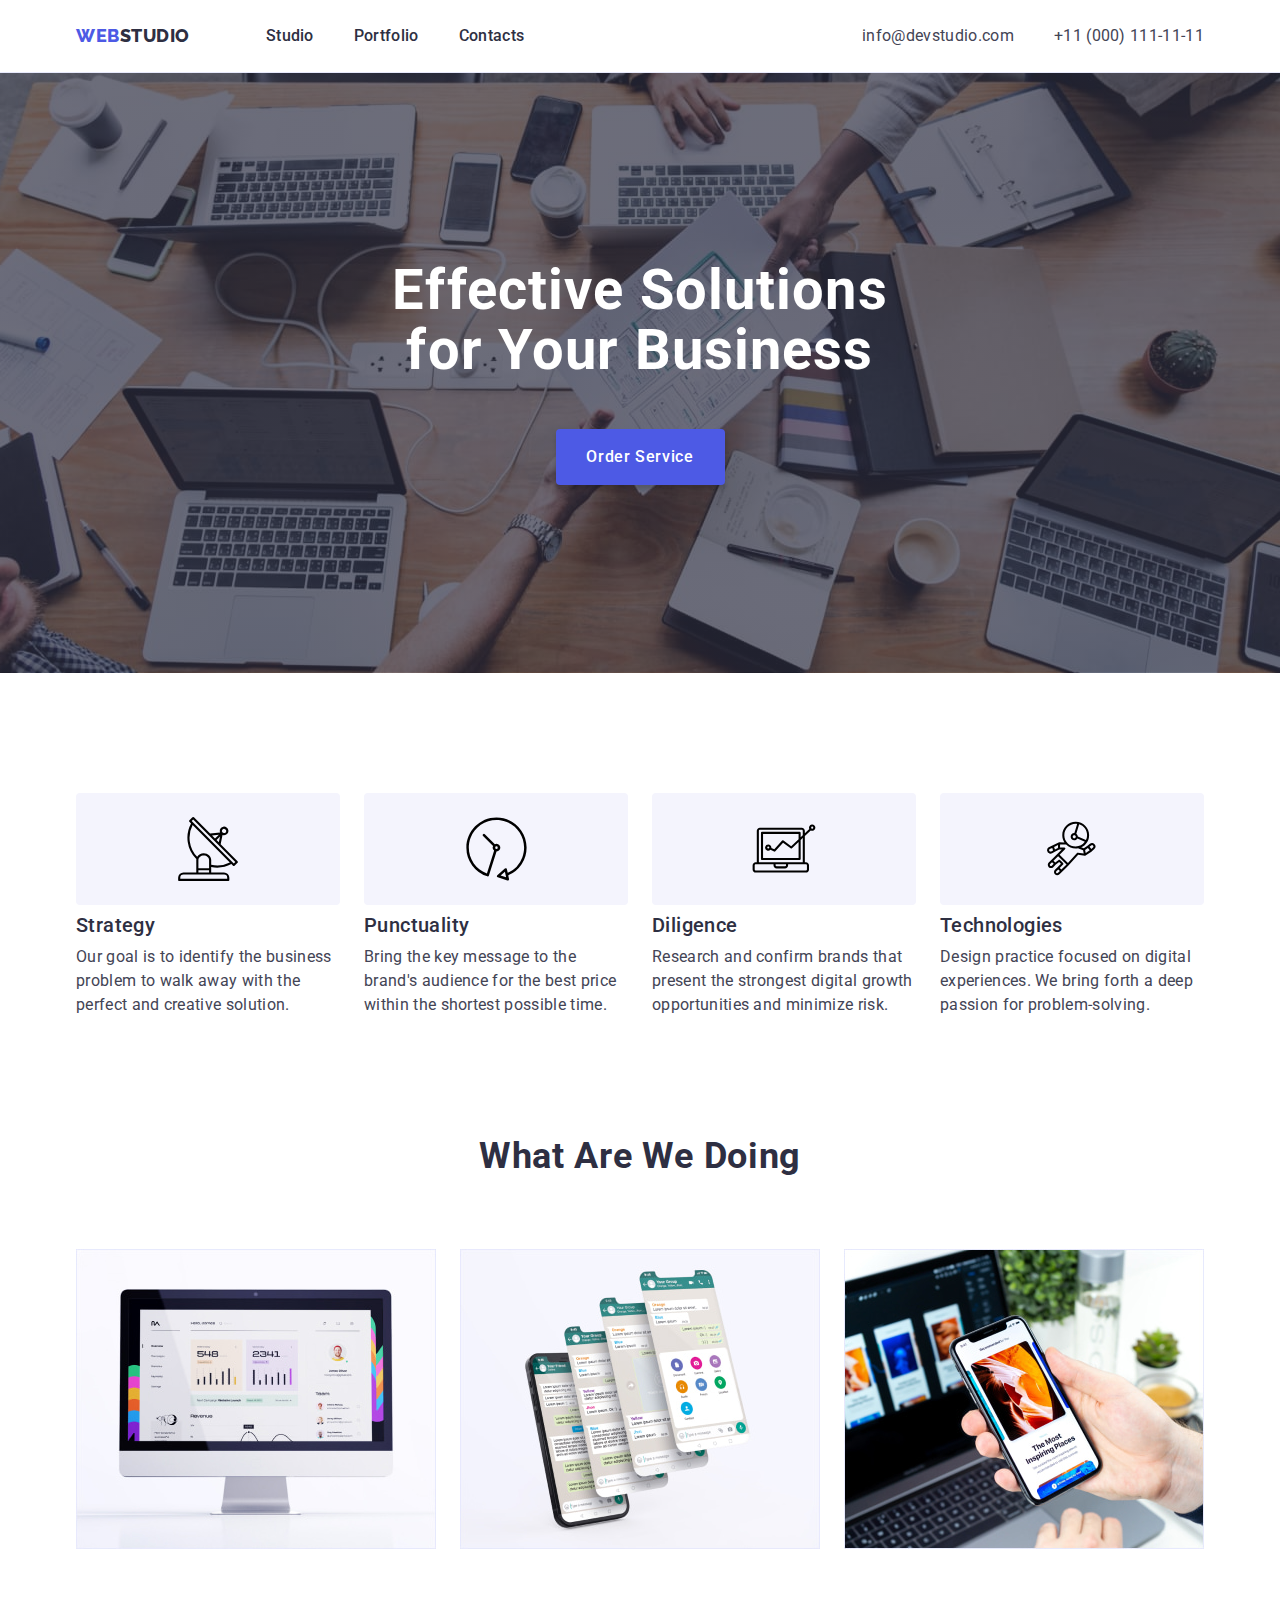
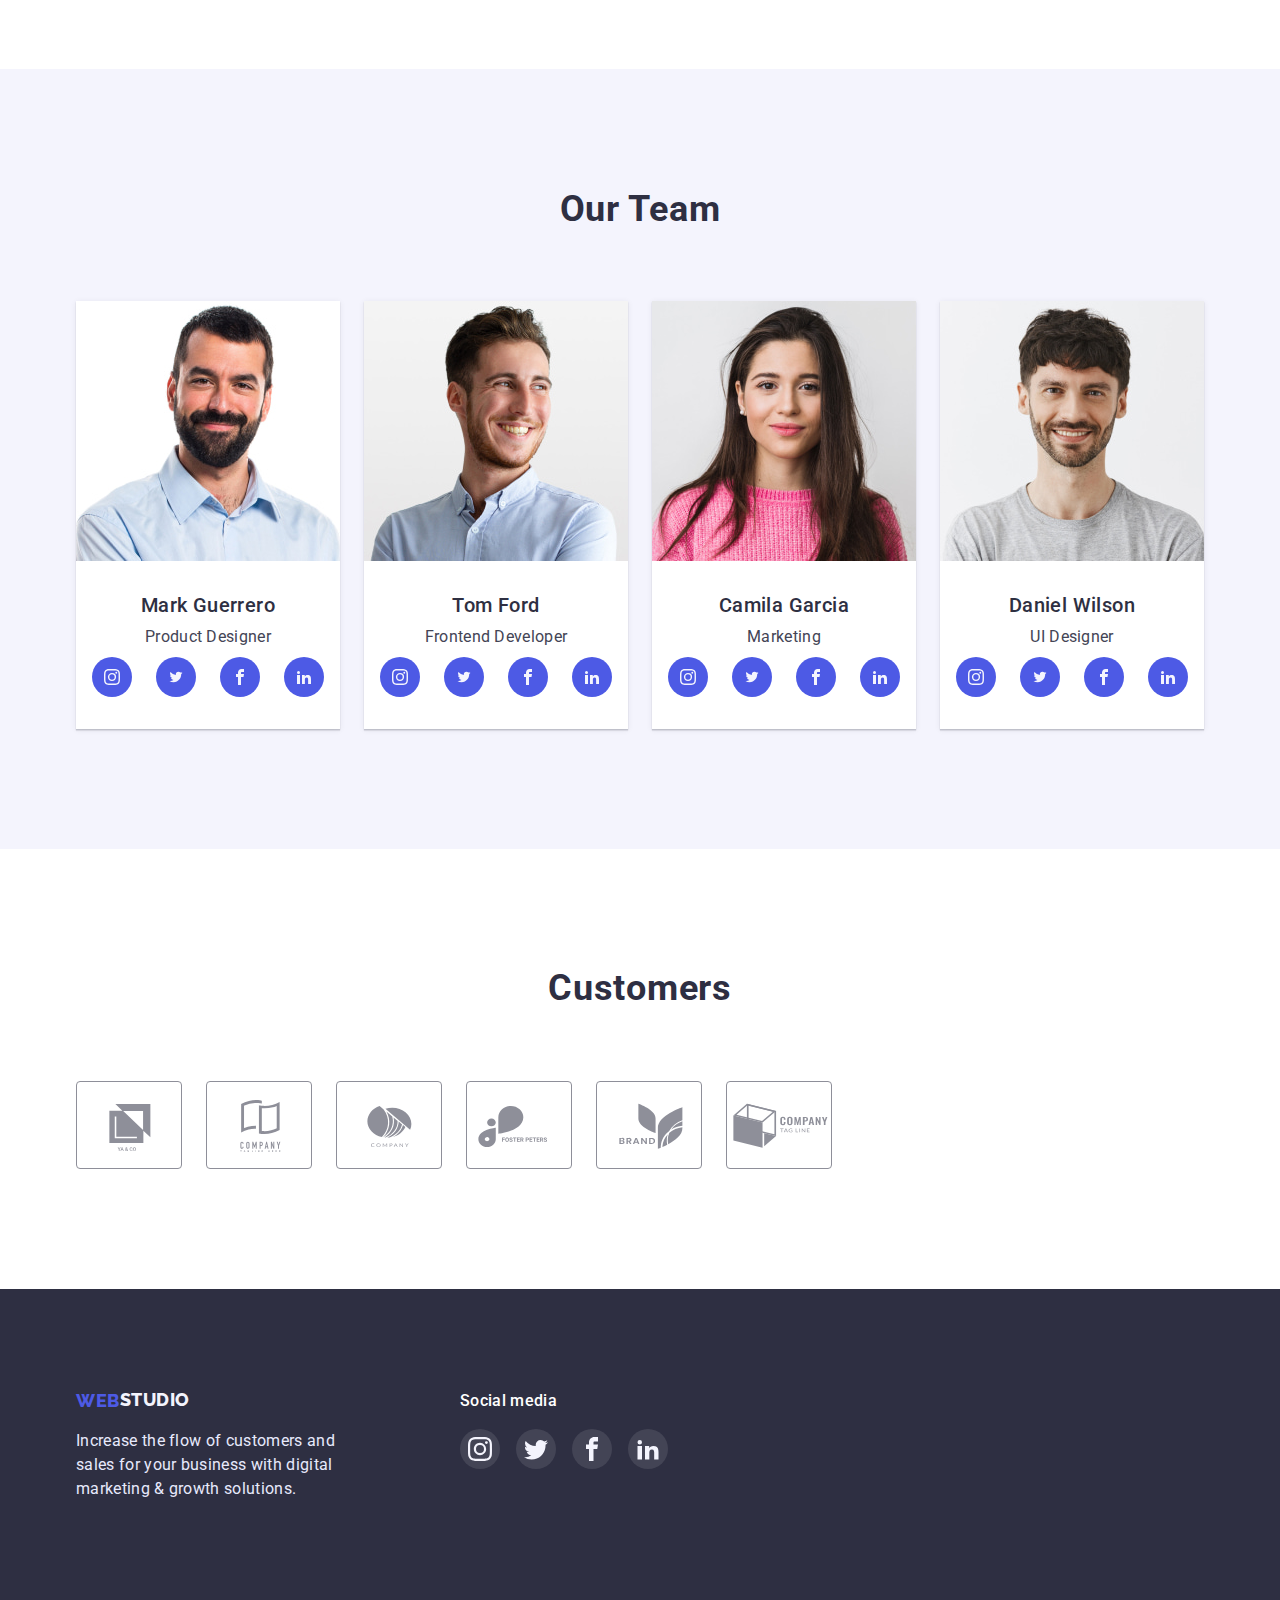
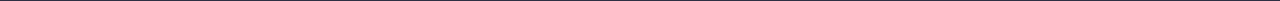
<file: index.html>
<!DOCTYPE html>
<html lang="en">
  <head>
    <meta charset="UTF-8" />
    <meta http-equiv="X-UA-Compatible" content="IE=edge" />
    <meta name="viewport" content="width=device-width, initial-scale=1.0" />
    <title>Document</title>
    <link
      rel="stylesheet"
      href="https://cdnjs.cloudflare.com/ajax/libs/modern-normalize/1.1.0/modern-normalize.min.css"
    />
    <link rel="stylesheet" href="./css/styles.css" />
    <link rel="preconnect" href="https://fonts.googleapis.com" />
    <link rel="preconnect" href="https://fonts.gstatic.com" crossorigin />
    <link
      href="https://fonts.googleapis.com/css2?family=Raleway:wght@800&family=Roboto:wght@400;500;700;900&display=swap"
      rel="stylesheet"
    />
  </head>
  <body>
    <!-- Header -->
    <header class="navigation list">
      <div class="container header-container">
        <nav class="header-navigation">
          <a class="logo-link-dark link" href="./index.html">
            <span class="logotype">Web</span>Studio</a
          >
          <ul class="navigation-list list">
            <li class="navigation-item">
              <a class="navigation-link link" href="./index.html">Studio</a>
            </li>
            <li class="navigation-item">
              <a class="navigation-link link" href="./portfolio.html"
                >Portfolio</a
              >
            </li>
            <li class="navigation-item">
              <a class="navigation-link link" href="">Contacts</a>
            </li>
          </ul>
        </nav>
        <address class="contact">
          <ul class="contact-list list">
            <li class="contact-item">
              <a class="contact-link link" href="mailto:info@devstudio.com"
                >info@devstudio.com</a
              >
            </li>
            <li class="contact-item">
              <a class="contact-link link" href="tel:+110001111111"
                >+11 (000) 111-11-11</a
              >
            </li>
          </ul>
        </address>
      </div>
    </header>
    <!-- Main -->
    <main>
      <section class="hero-studio">
        <div class="container">
          <h1 class="hero-title">Effective Solutions for Your Business</h1>
          <button class="hero-btn-studio" type="button">Order Service</button>
        </div>
      </section>

      <section class="features-studio">
        <div class="container">
          <ul class="features-icons list">
            <li class="features-item-icons">
              <a href="" class="features-icons-link link"
                ><svg class="festures-icons-svg" width="60" height="64">
                  <use href="./images/symbol-defs.svg#icon-vector1"></use>
                </svg>
              </a>
            </li>
            <li class="features-item-icons">
              <a href="" class="features-icons-link link"
                ><svg class="festures-icons-svg" width="61" height="64">
                  <use href="./images/symbol-defs.svg#icon-vector2"></use>
                </svg>
              </a>
            </li>
            <li class="features-item-icons">
              <a href="" class="features-icons-link link"
                ><svg class="festures-icons-svg" width="64" height="49">
                  <use href="./images/symbol-defs.svg#icon-vector3"></use>
                </svg>
              </a>
            </li>
            <li class="features-item-icons">
              <a href="" class="features-icons-link link"
                ><svg class="festures-icons-svg" width="50" height="55">
                  <use href="./images/symbol-defs.svg#icon-vector4"></use>
                </svg>
              </a>
            </li>
          </ul>
          <h2 class="visually-hidden">Features</h2>
          <ul class="features-list list">
            <li class="features-item">
              <h3 class="features-title">Strategy</h3>
              <p class="features-text">
                Our goal is to identify the business problem to walk away with
                the perfect and creative solution.
              </p>
            </li>
            <li class="features-item">
              <h3 class="features-title">Punctuality</h3>
              <p class="features-text">
                Bring the key message to the brand's audience for the best price
                within the shortest possible time.
              </p>
            </li>
            <li class="features-item">
              <h3 class="features-title">Diligence</h3>
              <p class="features-text">
                Research and confirm brands that present the strongest digital
                growth opportunities and minimize risk.
              </p>
            </li>
            <li class="features-item">
              <h3 class="features-title">Technologies</h3>
              <p class="features-text">
                Design practice focused on digital experiences. We bring forth a
                deep passion for problem-solving.
              </p>
            </li>
          </ul>
        </div>
      </section>
      <section class="main">
        <div class="container">
          <h2 class="main-title">What are we doing</h2>
          <ul class="main-list list">
            <li class="main-item">
              <img
                src="./images/rectangle71.jpg"
                width="360"
                alt="Computer"
                class="main-picture"
              />
            </li>
            <li class="main-item">
              <img
                src="./images/rectangle72.jpg"
                width="360"
                alt="Mobile"
                class="main-picture"
              />
            </li>
            <li class="main-item">
              <img
                src="./images/rectangle73.jpg"
                width="360"
                alt="Phone"
                class="main-picture"
              />
            </li>
          </ul>
        </div>
      </section>
      <section class="creators">
        <div class="container">
          <h2 class="creators-title">Our Team</h2>
          <ul class="creators-list list">
            <li class="creators-item">
              <div class="creators-wrap">
                <img src="./images/img.jpg" width="264" alt="Photo" />
                <div class="creators-box">
                  <h3 class="creators-name">Mark Guerrero</h3>
                  <p class="creators-text">Product Designer</p>
                  <ul class="creators-icons list">
                    <li class="creators-item-icons">
                      <a href="" class="creators-icons-link link"
                        ><svg class="creators-svg-link" width="16" height="16">
                          <use
                            href="./images/symbol-defs-second.svg#icon-instagram"
                          ></use>
                        </svg>
                      </a>
                    </li>
                    <li class="creators-item-icons">
                      <a href="" class="creators-icons-link link"
                        ><svg class="creators-svg-link" width="16" height="13">
                          <use
                            href="./images/symbol-defs-second.svg#icon-twitter"
                          ></use>
                        </svg>
                      </a>
                    </li>
                    <li class="creators-item-icons">
                      <a href="" class="creators-icons-link link"
                        ><svg class="creators-svg-link" width="16" height="16">
                          <use
                            href="./images/symbol-defs-second.svg#icon-facebook"
                          ></use>
                        </svg>
                      </a>
                    </li>
                    <li class="creators-item-icons">
                      <a href="" class="creators-icons-link link"
                        ><svg class="creators-svg-link" width="16" height="16">
                          <use
                            href="./images/symbol-defs-second.svg#icon-linkedin"
                          ></use>
                        </svg>
                      </a>
                    </li>
                  </ul>
                </div>
              </div>
            </li>
            <li class="creators-item">
              <div class="creators-wrap">
                <img src="./images/img2.jpg" width="264" alt="Photo" />
                <div class="creators-box">
                  <h3 class="creators-name">Tom Ford</h3>
                  <p class="creators-text">Frontend Developer</p>
                  <ul class="creators-icons list">
                    <li class="creators-item-icons">
                      <a href="" class="creators-icons-link link"
                        ><svg class="creators-svg-link" width="16" height="16">
                          <use
                            href="./images/symbol-defs-second.svg#icon-instagram"
                          ></use>
                        </svg>
                      </a>
                    </li>
                    <li class="creators-item-icons">
                      <a href="" class="creators-icons-link link"
                        ><svg class="creators-svg-link" width="16" height="13">
                          <use
                            href="./images/symbol-defs-second.svg#icon-twitter"
                          ></use>
                        </svg>
                      </a>
                    </li>
                    <li class="creators-item-icons">
                      <a href="" class="creators-icons-link link"
                        ><svg class="creators-svg-link" width="16" height="16">
                          <use
                            href="./images/symbol-defs-second.svg#icon-facebook"
                          ></use>
                        </svg>
                      </a>
                    </li>
                    <li class="creators-item-icons">
                      <a href="" class="creators-icons-link link"
                        ><svg class="creators-svg-link" width="16" height="16">
                          <use
                            href="./images/symbol-defs-second.svg#icon-linkedin"
                          ></use>
                        </svg>
                      </a>
                    </li>
                  </ul>
                </div>
              </div>
            </li>
            <li class="creators-item">
              <div class="creators-wrap">
                <img src="./images/img3.jpg" width="264" alt="Photo" />
                <div class="creators-box">
                  <h3 class="creators-name">Camila Garcia</h3>
                  <p class="creators-text">Marketing</p>
                  <ul class="creators-icons list">
                    <li class="creators-item-icons">
                      <a href="" class="creators-icons-link link"
                        ><svg class="creators-svg-link" width="16" height="16">
                          <use
                            href="./images/symbol-defs-second.svg#icon-instagram"
                          ></use>
                        </svg>
                      </a>
                    </li>
                    <li class="creators-item-icons">
                      <a href="" class="creators-icons-link link"
                        ><svg class="creators-svg-link" width="16" height="13">
                          <use
                            href="./images/symbol-defs-second.svg#icon-twitter"
                          ></use>
                        </svg>
                      </a>
                    </li>
                    <li class="creators-item-icons">
                      <a href="" class="creators-icons-link link"
                        ><svg class="creators-svg-link" width="16" height="16">
                          <use
                            href="./images/symbol-defs-second.svg#icon-facebook"
                          ></use>
                        </svg>
                      </a>
                    </li>
                    <li class="creators-item-icons">
                      <a href="" class="creators-icons-link link"
                        ><svg class="creators-svg-link" width="16" height="16">
                          <use
                            href="./images/symbol-defs-second.svg#icon-linkedin"
                          ></use>
                        </svg>
                      </a>
                    </li>
                  </ul>
                </div>
              </div>
            </li>
            <li class="creators-item">
              <div class="creators-wrap">
                <img src="./images/img4.jpg" width="264" alt="Photo" />
                <div class="creators-box">
                  <h3 class="creators-name">Daniel Wilson</h3>
                  <p class="creators-text">UI Designer</p>
                  <ul class="creators-icons list">
                    <li class="creators-item-icons">
                      <a href="" class="creators-icons-link link"
                        ><svg class="creators-svg-link" width="16" height="16">
                          <use
                            href="./images/symbol-defs-second.svg#icon-instagram"
                          ></use>
                        </svg>
                      </a>
                    </li>
                    <li class="creators-item-icons">
                      <a href="" class="creators-icons-link link"
                        ><svg class="creators-svg-link" width="16" height="13">
                          <use
                            href="./images/symbol-defs-second.svg#icon-twitter"
                          ></use>
                        </svg>
                      </a>
                    </li>
                    <li class="creators-item-icons">
                      <a href="" class="creators-icons-link link"
                        ><svg class="creators-svg-link" width="16" height="16">
                          <use
                            href="./images/symbol-defs-second.svg#icon-facebook"
                          ></use>
                        </svg>
                      </a>
                    </li>
                    <li class="creators-item-icons">
                      <a href="" class="creators-icons-link link"
                        ><svg class="creators-svg-link" width="16" height="16">
                          <use
                            href="./images/symbol-defs-second.svg#icon-linkedin"
                          ></use>
                        </svg>
                      </a>
                    </li>
                  </ul>
                </div>
              </div>
            </li>
          </ul>
        </div>
      </section>
      <section class="test">
        <div class="container">
          <h2 class="test-title">Customers</h2>
          <ul class="test-list list">
            <li class="test-item">
              <a href="" class="test-link link">
                <svg class="test-icon" width="104" height="56">
                  <use href="./images/symbol-defs-third.svg#icon-test1"></use>
                </svg>
              </a>
            </li>
            <li class="test-item">
              <a href="" class="test-link link">
                <svg class="test-icon" width="104" height="56">
                  <use href="./images/symbol-defs-third.svg#icon-test2"></use>
                </svg>
              </a>
            </li>
            <li class="test-item">
              <a href="" class="test-link link">
                <svg class="test-icon" width="104" height="56">
                  <use href="./images/symbol-defs-third.svg#icon-test3"></use>
                </svg>
              </a>
            </li>
            <li class="test-item">
              <a href="" class="test-link link">
                <svg class="test-icon" width="104" height="56">
                  <use href="./images/symbol-defs-third.svg#icon-test4"></use>
                </svg>
              </a>
            </li>
            <li class="test-item">
              <a href="" class="test-link link">
                <svg class="test-icon" width="104" height="56">
                  <use href="./images/symbol-defs-third.svg#icon-test5"></use>
                </svg>
              </a>
            </li>
            <li class="test-item">
              <a href="" class="test-link link">
                <svg class="test-icon" width="104" height="56">
                  <use href="./images/symbol-defs-third.svg#icon-test6"></use>
                </svg>
              </a>
            </li>
          </ul>
        </div>
      </section>
    </main>
    <!-- Footter -->
    <footer class="page-footer">
      <div class="container footer-container">
        <div class="footer-logo">
          <a class="logo-link-light link" href="./portfolio.html">
            <span class="logotype-footer">Web</span>Studio</a
          >
          <p class="page-footer-text">
            Increase the flow of customers and sales for your business with
            digital marketing & growth solutions.
          </p>
        </div>
        <div class="footer-soc-container">
          <h3 class="footer-soc-text">Social media</h3>
          <ul class="footer-icons list">
            <li class="footer-item-icons">
              <a href="" class="footer-icons-link link"
                ><svg class="footer-svg-link" width="24" height="24">
                  <use
                    href="./images/symbol-defs-second.svg#icon-instagram"
                  ></use>
                </svg>
              </a>
            </li>
            <li class="footer-item-icons">
              <a href="" class="footer-icons-link link"
                ><svg class="footer-svg-link" width="24" height="24">
                  <use
                    href="./images/symbol-defs-second.svg#icon-twitter"
                  ></use>
                </svg>
              </a>
            </li>
            <li class="footer-item-icons">
              <a href="" class="footer-icons-link link"
                ><svg class="footer-svg-link" width="24" height="24">
                  <use
                    href="./images/symbol-defs-second.svg#icon-facebook"
                  ></use>
                </svg>
              </a>
            </li>
            <li class="footer-item-icons">
              <a href="" class="footer-icons-link link"
                ><svg class="footer-svg-link" width="24" height="24">
                  <use
                    href="./images/symbol-defs-second.svg#icon-linkedin"
                  ></use>
                </svg>
              </a>
            </li>
          </ul>
        </div>
      </div>
    </footer>
  </body>
</html>
</file>
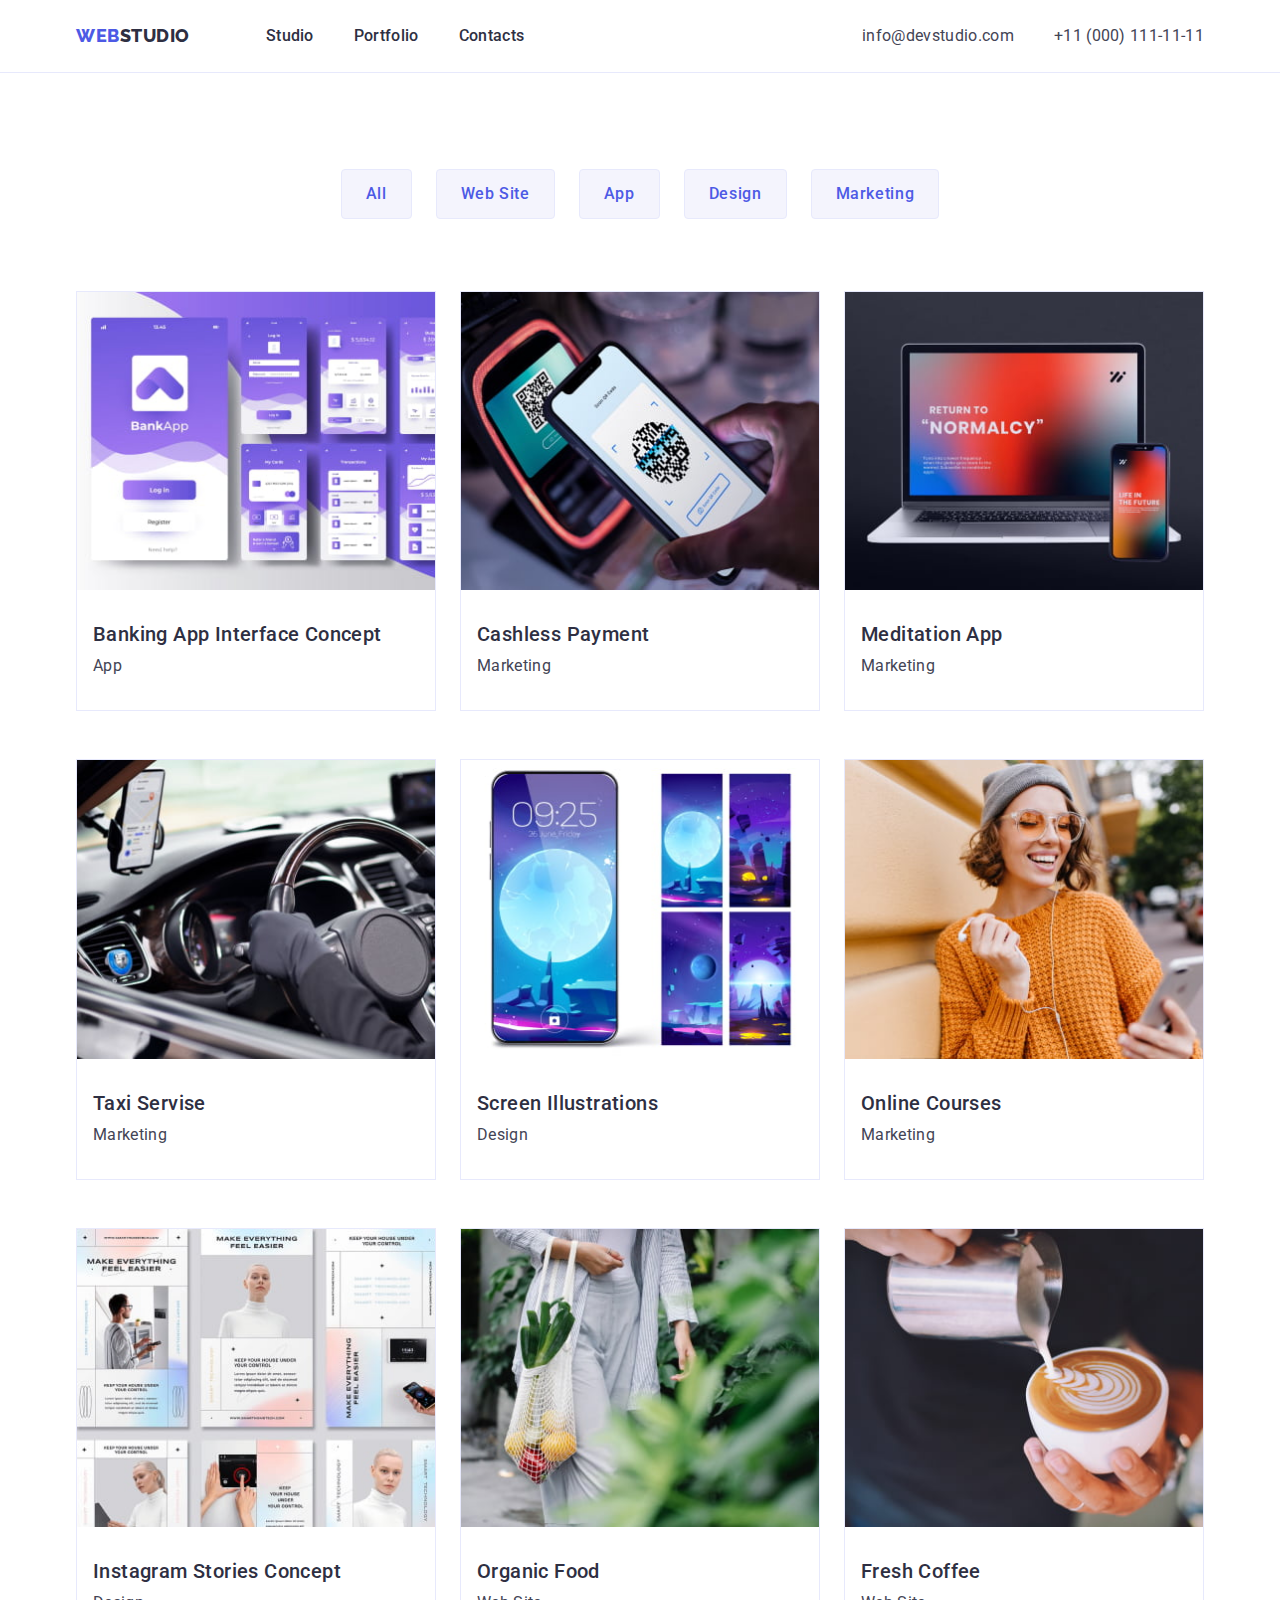
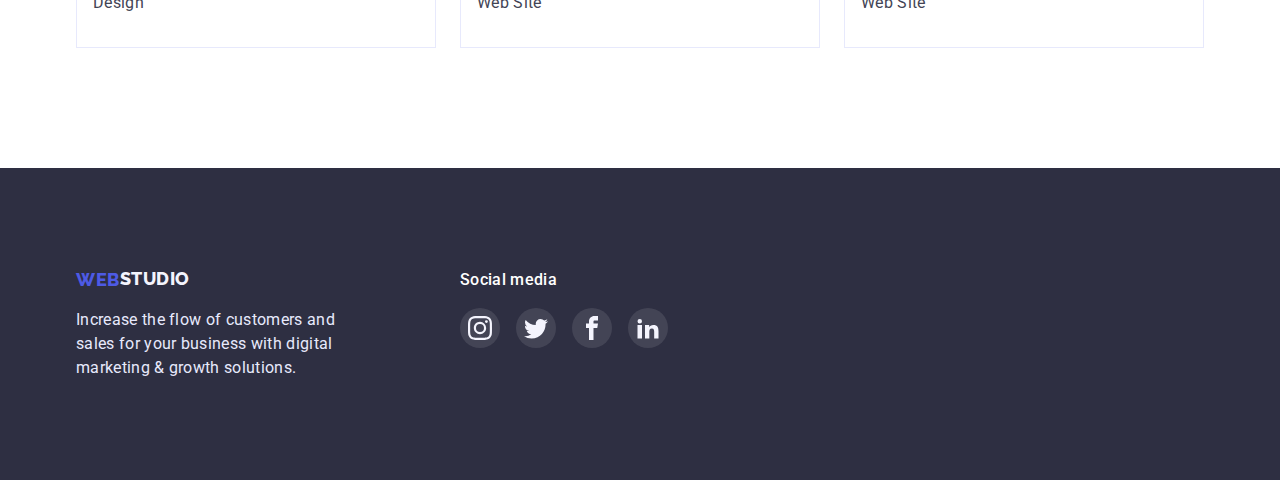
<file: portfolio.html>
<!DOCTYPE html>
<html lang="en">
  <head>
    <meta charset="UTF-8" />
    <meta http-equiv="X-UA-Compatible" content="IE=edge" />
    <meta name="viewport" content="width=device-width, initial-scale=1.0" />
    <title>Document</title>
    <link
      rel="stylesheet"
      href="https://cdnjs.cloudflare.com/ajax/libs/modern-normalize/1.1.0/modern-normalize.min.css"
    />
    <link rel="stylesheet" href="./css/styles.css" />
    <link rel="preconnect" href="https://fonts.googleapis.com" />
    <link rel="preconnect" href="https://fonts.gstatic.com" crossorigin />
    <link
      href="https://fonts.googleapis.com/css2?family=Raleway:wght@800&family=Roboto:wght@400;500;700;900&display=swap"
      rel="stylesheet"
    />
  </head>
  <body>
    <!-- Header -->
    <header class="nav list">
      <div class="container header-container">
        <nav class="header-navigation">
          <a class="logo-link-dark link" href="./index.html"
            ><span class="logotype">Web</span>Studio</a
          >
          <ul class="navigation-list list">
            <li class="navigation-item">
              <a class="navigation-link link" href="./index.html">Studio</a>
            </li>
            <li class="navigation-item">
              <a class="navigation-link link" href="./portfolio.html"
                >Portfolio</a
              >
            </li>
            <li class="navigation-item">
              <a class="navigation-link link" href="">Contacts</a>
            </li>
          </ul>
        </nav>
        <address class="contact">
          <ul class="contact-list list">
            <li class="contact-item">
              <a class="contact-link link" href="mailto:info@devstudio.com"
                >info@devstudio.com</a
              >
            </li>
            <li class="contact-item">
              <a class="contact-link link" href="tel:+110001111111"
                >+11 (000) 111-11-11</a
              >
            </li>
          </ul>
        </address>
      </div>
    </header>
    <!-- Main -->
    <main>
      <section class="hero-portfolio">
        <div class="container">
          <h1 class="visually-hidden">Example of the Projects</h1>
          <ul class="btn-portfolio-list list">
            <li class="btn-portfolio-item">
              <button class="hero-btn-portfolio" type="button">All</button>
            </li>
            <li class="btn-portfolio-item">
              <button class="hero-btn-portfolio" type="button">Web Site</button>
            </li>
            <li class="btn-portfolio-item">
              <button class="hero-btn-portfolio" type="button">App</button>
            </li>
            <li class="btn-portfolio-item">
              <button class="hero-btn-portfolio" type="button">Design</button>
            </li>
            <li class="btn-portfolio-item">
              <button class="hero-btn-portfolio" type="button">
                Marketing
              </button>
            </li>
          </ul>

          <h2 hidden>List of the Projects</h2>
          <ul class="hero-portfolio-list list">
            <li class="hero-portfolio-item">
              <article class="hero-card">
                <div class="hero-card-thumb">
                  <img
                    class="hero-pic"
                    src="./images/img5.jpg"
                    alt="Interface"
                    width="264"
                  />
                </div>
                <div class="hero-card-content">
                  <h3 class="hero-portfolio-title">
                    Banking App Interface Concept
                  </h3>
                  <p class="hero-portfolio-text">App</p>
                </div>
              </article>
            </li>
            <li class="hero-portfolio-item">
              <article class="hero-card">
                <div class="hero-card-thumb">
                  <img
                    class="hero-pic"
                    src="./images/img6.jpg"
                    alt="Cashless Payment"
                    width="264"
                  />
                  <div class="hero-card-content">
                    <h3 class="hero-portfolio-title">Cashless Payment</h3>
                    <p class="hero-portfolio-text">Marketing</p>
                  </div>
                </div>
              </article>
            </li>
            <li class="hero-portfolio-item">
              <article class="hero-card">
                <div class="hero-card-thumb">
                  <img
                    class="hero-pic"
                    src="./images/img7.jpg"
                    alt="Laptop"
                    width="264"
                  />
                  <div class="hero-card-content">
                    <h3 class="hero-portfolio-title">Meditation App</h3>
                    <p class="hero-portfolio-text">Marketing</p>
                  </div>
                </div>
              </article>
            </li>
            <li class="hero-portfolio-item">
              <article class="hero-card">
                <div class="hero-card-thumb">
                  <img
                    class="hero-pic"
                    src="./images/img8.jpg"
                    alt="Taxi"
                    width="264"
                  />
                  <div class="hero-card-content">
                    <h3 class="hero-portfolio-title">Taxi Servise</h3>
                    <p class="hero-portfolio-text">Marketing</p>
                  </div>
                </div>
              </article>
            </li>
            <li class="hero-portfolio-item">
              <article class="hero-card">
                <div class="hero-card-thumb">
                  <img
                    class="hero-pic"
                    src="./images/img9.jpg"
                    alt="Phone"
                    width="264"
                  />
                  <div class="hero-card-content">
                    <h3 class="hero-portfolio-title">Screen Illustrations</h3>
                    <p class="hero-portfolio-text">Design</p>
                  </div>
                </div>
              </article>
            </li>
            <li class="hero-portfolio-item">
              <article class="hero-card">
                <div class="hero-card-thumb">
                  <img
                    class="hero-pic"
                    src="./images/img10.jpg"
                    alt="Girl"
                    width="264"
                  />
                  <div class="hero-card-content">
                    <h3 class="hero-portfolio-title">Online Courses</h3>
                    <p class="hero-portfolio-text">Marketing</p>
                  </div>
                </div>
              </article>
            </li>
            <li class="hero-portfolio-item">
              <article class="hero-card">
                <div class="hero-card-thumb">
                  <img
                    class="hero-pic"
                    src="./images/img11.jpg"
                    alt="Stories"
                    width="264"
                  />
                  <div class="hero-card-content">
                    <h3 class="hero-portfolio-title">
                      Instagram Stories Concept
                    </h3>
                    <p class="hero-portfolio-text">Design</p>
                  </div>
                </div>
              </article>
            </li>
            <li class="hero-portfolio-item">
              <article class="hero-card">
                <div class="hero-card-thumb">
                  <img
                    class="hero-pic"
                    src="./images/img12.jpg"
                    alt="Food"
                    width="264"
                  />
                  <div class="hero-card-content">
                    <h3 class="hero-portfolio-title">Organic Food</h3>
                    <p class="hero-portfolio-text">Web Site</p>
                  </div>
                </div>
              </article>
            </li>
            <li class="hero-portfolio-item">
              <article class="hero-card">
                <div class="hero-card-thumb">
                  <img
                    class="hero-pic"
                    src="./images/img13.jpg"
                    alt="Coffee"
                    width="264"
                  />
                  <div class="hero-card-content">
                    <h3 class="hero-portfolio-title">Fresh Coffee</h3>
                    <p class="hero-portfolio-text">Web Site</p>
                  </div>
                </div>
              </article>
            </li>
          </ul>
        </div>
      </section>
    </main>
    <footer class="page-footer">
      <div class="container footer-container">
        <div class="footer-logo">
          <a class="logo-link-light link" href="./index.html">
            <span class="logotype-footer">Web</span>Studio</a
          >
          <p class="page-footer-text">
            Increase the flow of customers and sales for your business with
            digital marketing & growth solutions.
          </p>
        </div>
        <div class="footer-soc-container">
          <p class="footer-soc-text">Social media</p>
          <ul class="footer-icons list">
            <li class="footer-item-icons">
              <a href="" class="footer-icons-link link"
                ><svg class="footer-svg-link" width="24" height="24">
                  <use
                    href="./images/symbol-defs-second.svg#icon-instagram"
                  ></use>
                </svg>
              </a>
            </li>
            <li class="footer-item-icons">
              <a href="" class="footer-icons-link link"
                ><svg class="footer-svg-link" width="24" height="24">
                  <use
                    href="./images/symbol-defs-second.svg#icon-twitter"
                  ></use>
                </svg>
              </a>
            </li>
            <li class="footer-item-icons">
              <a href="" class="footer-icons-link link"
                ><svg class="footer-svg-link" width="24" height="24">
                  <use
                    href="./images/symbol-defs-second.svg#icon-facebook"
                  ></use>
                </svg>
              </a>
            </li>
            <li class="footer-item-icons">
              <a href="" class="footer-icons-link link"
                ><svg class="footer-svg-link" width="24" height="24">
                  <use
                    href="./images/symbol-defs-second.svg#icon-linkedin"
                  ></use>
                </svg>
              </a>
            </li>
          </ul>
        </div>
      </div>
    </footer>
  </body>
</html>
</file>
<file: css/styles.css>
:root {
  --main-title-color: #2e2f42;
  --secondary-color: #434455;
  --btn-link-color: #404bbf;
  --secondary-blue-color: #4d5ae5;
  --light-main-color: #ffffff;
  --secondary-main-color: #f4f4fd;
  --page-footer-color: #e7e9fc;
}
body {
  font-family: "Roboto", sans-serif;
  font-style: normal;
}
.container {
  max-width: 1158px;
  padding: 0 15px;
  margin: 0 auto;
  /* outline: 2px solid red; */
}
h1,
h2,
h3,
h4,
p {
  margin-top: 0;
  margin-bottom: 0;
}
ul,
li {
  margin-top: 0;
  margin-bottom: 0;
  padding-left: 0;
}
img {
  display: block;
  max-width: 100%;
  height: auto;
}
button {
  cursor: pointer;
}

.list {
  list-style: none;
}
.link {
  text-decoration: none;
}
/* ========Interactive Components======= */
.visually-hidden {
  position: absolute;
  white-space: nowrap;
  width: 1px;
  height: 1px;
  overflow: hidden;
  border: 0;
  padding: 0;
  clip: rect(0 0 0 0);
  clip-path: inset(50%);
  margin: -1px;
}
.navigation-link:active,
.navigation-link:focus,
.navigation-link:hover {
  color: var(--btn-link-color);
}
.contact-link:active,
.contact-link:focus,
.contact-link:hover {
  color: var(--btn-link-color);
}
.hero-btn-portfolio:hover,
.hero-btn-portfolio:focus {
  color:var(--secondary-main-color);
  cursor: pointer;
  background-color: var(--secondary-blue-color);
  box-shadow: 0px 3px 1px rgba(0, 0, 0, 0.1), 0px 2px 1px rgba(0, 0, 0, 0.08), 0px 2px 2px rgba(0, 0, 0, 0.12);
}
.hero-btn-studio:hover,
.hero-btn-studio:focus {
  background: var(--btn-link-color);
}
.hero-btn-main:hover,
.hero-btn-main:focus {
  background: var(--btn-link-color);
}
.hero-card:hover,
.hero-card:focus {
  box-shadow: 0px 1px 6px rgba(46, 47, 66, 0.08), 0px 1px 1px rgba(46, 47, 66, 0.16), 0px 2px 1px rgba(46, 47, 66, 0.08);
}
.creators-icons-link:hover, 
.creators-icons-link:focus {
  background: var(--btn-link-color);
}
/* ========Interactive Components======= */

/* ==========Header======== */
.navigation {
  border-bottom: 1px solid var(--page-footer-color);
}
.nav {
  border-bottom: 1px solid var(--page-footer-color);
}
.logotype {
  font-family: "Raleway", sans-serif;
  font-weight: 800;
  font-size: 18px;
  line-height: 1.33;
  display: flex;
  align-items: center;
  letter-spacing: 0.03em;
  text-transform: uppercase;
  color: var(--secondary-blue-color);
}
.logo-link-dark {
  font-family: "Raleway";
  font-weight: 800;
  font-size: 18px;
  line-height: 1.33;
  display: flex;
  align-items: center;
  letter-spacing: 0.03em;
  text-transform: uppercase;
  color: var(--main-title-color);
}
.header-container {
  display: flex;
  align-items: center;
}
.header-navigation {
  display: flex;
  align-items: center;
}
.navigation-list {
  display: flex;
  margin-left: 76px;
}
.navigation-item {
  margin-right: 40px;
}

.navigation-item:last-child {
  margin-right: 0;
}
.navigation-link {
  display: block;
  font-weight: 500;
  font-size: 16px;
  line-height: 1.5;
  letter-spacing: 0.02em;
  padding-bottom: 24px;
  padding-top: 24px;
  color: var(--main-title-color);
}
.contact {
  font-style: normal;
  margin-left: auto;
}
.contact-list {
  gap: 40px;
  display: flex;
  align-items: center;
}
.contact-item:first-child,
.contact-item:last-child {
  margin-right: 0;
}
.contact-link {
  font-size: 16px;
  line-height: 1.5;
  letter-spacing: 0.02em;
  color: var(--secondary-color);
}
/* ==========Header======== */
/* ==========Hero========== */
.hero-studio {
  max-width: 1440px;
  margin: 0 auto;
  padding-top: 188px;
  padding-bottom: 188px;
  background-image: linear-gradient(to right, rgba(46, 47, 66, 0.7), rgba(46, 47, 66, 0.7)), url(../images/people-office.jpg);
  background-repeat: no-repeat;
  background-position: center;
  background-size: cover;

}
.hero-portfolio {
  padding-top: 96px;
  padding-bottom: 120px;
}

.hero-title {
  font-weight: 700;
  font-size: 56px;
  line-height: 1.07;
  text-align: center;
  display: block;
  letter-spacing: 0.02em;
  width: 507px;
  margin: 0 auto 48px;
  color: var(--light-main-color);
}
.hero-btn-studio {
  display: block;
  font-family: inherit;
  font-weight: 500;
  font-size: 16px;
  line-height: 1.5;
  letter-spacing: 0.04em;
  border-radius: 4px;
  border: 0;
  width: 169px;
  height: 56px;
  margin-top: 48px;
  margin: 0 auto;
  box-shadow: 0px 4px 4px rgba(0, 0, 0, 0.15);
  background: var(--secondary-blue-color);
  color: var(--light-main-color);
}
.hero-btn-portfolio {
  font-family: inherit;
  font-weight: 500;
  font-size: 16px;
  line-height: 1.5;
  letter-spacing: 0.04em;
  border-radius: 4px;
  padding: 12px 24px;
  background-color: var(--secondary-main-color);
  color: var(--secondary-blue-color);
  border: 1px solid var(--page-footer-color);
  
border-radius: 4px;
 
  
}

.btn-portfolio-list {
  margin-bottom: 72px;
  display: flex;
  flex-direction: row;
  justify-content: center;
  gap: 24px;
}

.button-portfolio-list.hero-btn-portfolio:not(:last-child) {
  margin-right: 24px;
}

/* ==========Hero========== */
/* ==========Features(Studio)====== */
.features-studio {
  padding-top: 120px;
}
.features-icons {
  display: flex;
  justify-content: center;
  gap: 24px;
  margin-bottom: 8px;
}
.features-item-icons {
  width: 264px;
  height: 112px;
}
.features-icons-link {
  width: 100%;
  height: 100%;
  display: flex;
  justify-content: center;
  align-items: center;
  border-radius: 4px;
  background-color: var(--secondary-main-color);
  
}
/* .features-icons-svg {

} */
.features-list {
  display: flex;
  
}
.features-item {
  margin-right: 24px;
}
.features-title {
  font-weight: 500;
  font-size: 20px;
  line-height: 1.2;
  letter-spacing: 0.02em;
  color: var(--main-title-color);
}
.features-text {
  margin-top: 8px;
  width: 264px;
  font-size: 16px;
  line-height: 1.5;
  letter-spacing: 0.02em;
  color: var(--secondary-color);
}
/* ==========Features(Studio)====== */
/* ==========List of the Projects(Portfolio)======== */
.hero-portfolio-list {
  display: flex;

  flex-wrap: wrap;
  margin-left: -24px;
  margin-top: -48px;
}
.hero-portfolio-list > .hero-portfolio-item {
  flex-basis: calc(100% / 3 - 24px);
  margin-left: 24px;
  margin-top: 48px;
}
.hero-card {
  border: 1px solid var(--page-footer-color);
}
.hero-card-content {

padding-bottom: 32px;
padding-top: 32px;
padding-left: 16px;
}

.hero-pic {
  width: 360px;
}

.hero-portfolio-title {
  font-weight: 500;
  font-size: 20px;
  line-height: 1.2;
  letter-spacing: 0.02em;
 
  color: var(--main-title-color);
}
.hero-portfolio-text {
  font-size: 16px;
  line-height: 1.5;
  letter-spacing: 0.02em;
  margin-top: 8px;
 
  color: var(--secondary-color);
}
/* ==========List of the Projects(Portfolio)======== */
/* ==========Main================ */
.main {
  padding-top: 120px;
  padding-bottom: 120px;
}

.main-title {
  font-size: 36px;
  line-height: 1.11;
  letter-spacing: 0.02em;
  text-transform: capitalize;
  text-align: center;
  color: var(--main-title-color);
  margin-bottom: 72px;
}
.main-list {
  display: flex;
  
}
.main-item {
  margin-right: 24px;
}
.main-picture {
  max-width: 360px;
}
/* ==========Main================ */
/* ==========Creators============ */
.creators {
  background: var(--secondary-main-color);
  padding-top: 120px;
  padding-bottom: 120px;
}
.creators-title {
font-family: inherit;
 
  font-weight: 700;
  font-size: 36px;
  line-height: 40px;
  text-align: center;
  letter-spacing: 0.02em;
  text-transform: capitalize;
  margin-bottom: 72px;

  color: var(--main-title-color)
 
}
.creators-name {
  font-weight: 500;
  font-size: 20px;
  line-height: 1.2;
  letter-spacing: 0.02em;
  color: var(--main-title-color);
  text-align: center;
 
}
.creators-list {
  display: flex;
}

.creators-item {
  margin-right: 24px;
}
.creators-wrap {
  /* border: 1px solid blue; */
  width: 264px;
  height: 428px;
  background: #ffffff;
  box-shadow: 0px 1px 6px rgba(46, 47, 66, 0.08),
    0px 1px 1px rgba(46, 47, 66, 0.16), 0px 2px 1px rgba(46, 47, 66, 0.08);
}
.creators-box {
  display: flex;
  flex-direction: column;
  justify-content: center;
  align-items: center;
  padding: 32px 16px 32px 16px;
  gap: 8px;
 
  /* padding-bottom: 75px; */
  /* padding-left: 40px; */
  /* padding-right: 40px; */
  /* border: 1px solid red; */
}
.creators-text {

 
  font-size: 16px;
  line-height: 1.5;
  text-align: center;
  letter-spacing: 0.02em;
  color: var(--secondary-color);
}
.creators-icons {
  display: flex;
  justify-content: center;
  gap: 24px;
}
.creators-item-icons {
  width: 40px;
  height: 40px;
}
.creators-icons-link {
  width: 100%;
  height: 100%;
  display: flex;
  justify-content: center;
  align-items: center;
  border-radius: 50%; 
  background-color:var(--secondary-blue-color)
 
}
.creators-svg-link {
  fill: var(--secondary-main-color)
}

/* ==========Creators============ */
/* ===========Test=============== */
.test {

 padding-top: 120px;
padding-bottom: 120px;

}
.test-title {
font-family: inherit;
font-weight: 700;
font-size: 36px;
line-height: 1.11;
text-align: center;
letter-spacing: 0.02em;
text-transform: capitalize;
margin-bottom: 72px;
color: var(--main-title-color)

}
.test-list {
  display: flex;
  gap: 24px;
}
.test-item {
  width: calc((100%-168px) / 6);
  height: 88px;
}
.test-link {
  width: 100%;
  height: 100%;
  display: flex;
  justify-content: center;
  align-items: center;
  border: 1px solid #8E8F99;
  border-radius: 4px;
 
  color: #8e8f99;
}
.test-link:hover,
.test-link:focus {
  color:var(--btn-link-color) ; 
  border-color: var(--btn-link-color)
}
.test-icon {
  fill: currentColor
}


/* ===========Test=============== */
/* ==========Footer============= */
.page-footer {
  background: var(--main-title-color);
  padding-top: 100px;
  padding-bottom: 100px;
}
.footer-container {
  display: flex;
  gap: 120px;
}
.footer-logo {
  display: block;
}
.logotype-footer {
  font-family: "Raleway";
  font-weight: 800;
  font-size: 18px;
  line-height: 1.33;
  display: flex;
  align-items: center;
  letter-spacing: 0.03em;
  text-transform: uppercase;

  color: var(--secondary-blue-color);
}

.page-footer-text {
  width: 264px;
  margin-top: 16px;
  font-size: 16px;
  line-height: 1.5;
  letter-spacing: 0.02em;
  color: var(--page-footer-color);
}
.footer-soc-container {
  display: block;
 
}
.footer-soc-text {
  font-family: inherit;
font-weight: 500;
font-size: 16px;
line-height: 1.5;
letter-spacing: 0.02em;
text-align: center;
padding-bottom: 16px;
display: flex;
color: #FFFFFF;
}
.footer-icons {
  display: flex;
  justify-content: center;
  gap: 16px;
}
.footer-item-icons {
  width: 40px;
  height: 40px;
}
.footer-icons-link {
  width: 100%;
  height: 100%;
  display: flex;
  justify-content: center;
  align-items: center;
  border-radius: 50%;
  background-color: rgba(255, 255, 255, 0.1); 
}
.footer-icons-link:hover,
.footer-icons-link:focus {
  background-color:  #31D0AA;;
}
.footer-svg-link {
fill: var(--secondary-main-color);
}

.logo-link-light {
  font-family: "Raleway";
  font-weight: 800;
  font-size: 18px;
  line-height: 1.16;
  display: flex;
  align-items: center;
  letter-spacing: 0.03em;
  text-transform: uppercase;
  color: var(--secondary-main-color);
}
</file>
